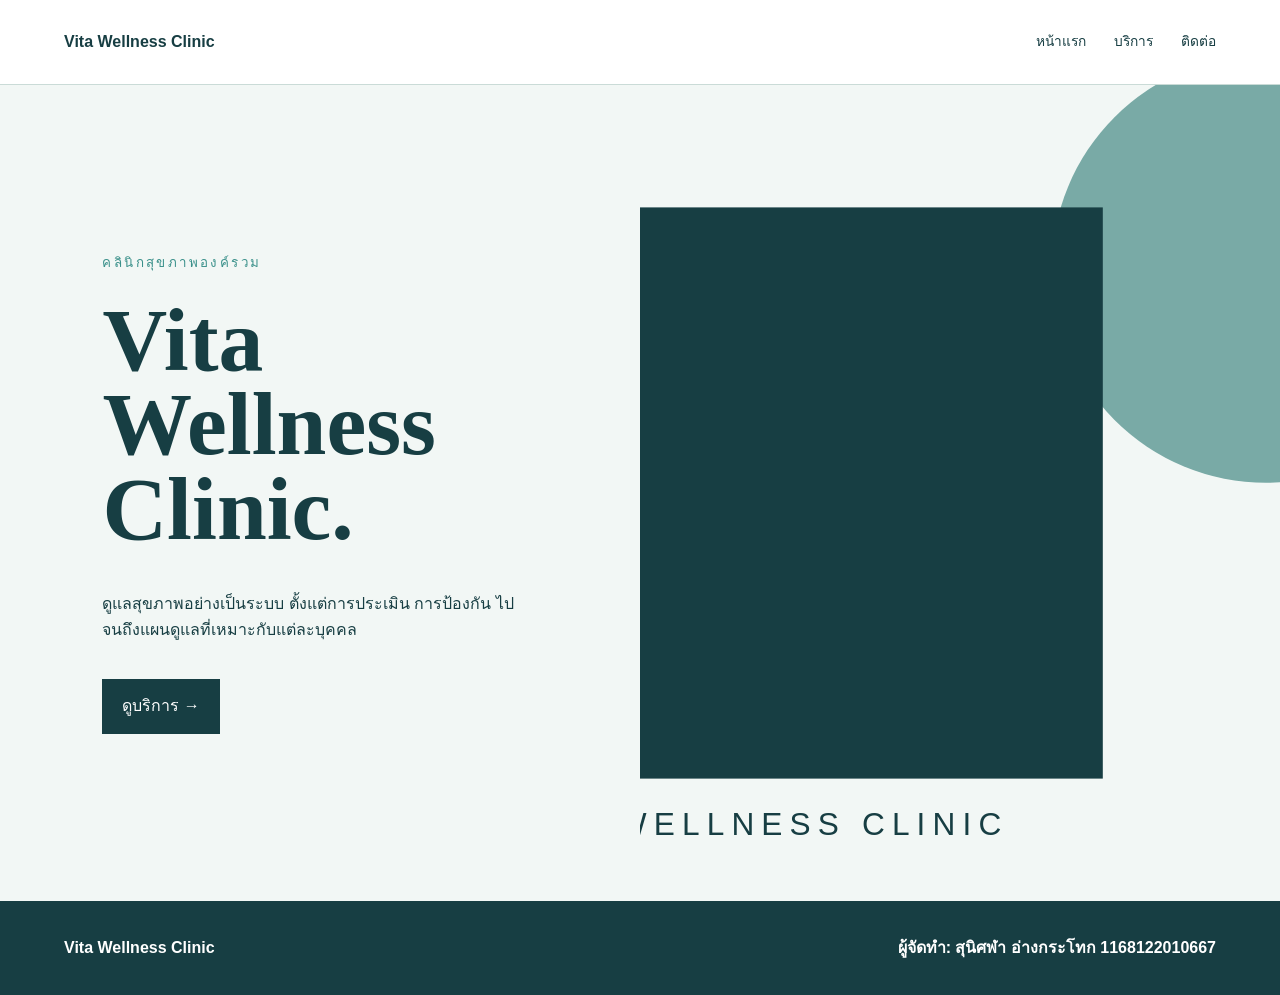
<file: index.html>
<!doctype html><html lang="th"><head><meta charset="utf-8"><meta name="viewport" content="width=device-width,initial-scale=1"><title>หน้าแรก | Balance Care</title><link rel="stylesheet" href="assets/style.css"></head><body class="split"><header class="header"><nav class="nav container"><a class="brand" href="main.html">Vita Wellness Clinic</a><div class="links"><a href="index.html">หน้าแรก</a><a href="services.html">บริการ</a><a href="contact.html">ติดต่อ</a></div></nav></header><main><section class="hero"><div class="hero-copy"><small>คลินิกสุขภาพองค์รวม</small><h1>Vita Wellness Clinic.</h1><p>ดูแลสุขภาพอย่างเป็นระบบ ตั้งแต่การประเมิน การป้องกัน ไปจนถึงแผนดูแลที่เหมาะกับแต่ละบุคคล</p><a class="button" href="services.html">ดูบริการ →</a></div><img class="hero-media" src="images/wellness-hero.svg" alt="คลินิกสุขภาพองค์รวม"></section></main><footer class="footer"><div class="container footer-row"><strong>Vita Wellness Clinic</strong><span class="footer-student">ผู้จัดทำ: สุนิศฬา อ่างกระโทก 1168122010667</span></div></footer></body></html>
</file>
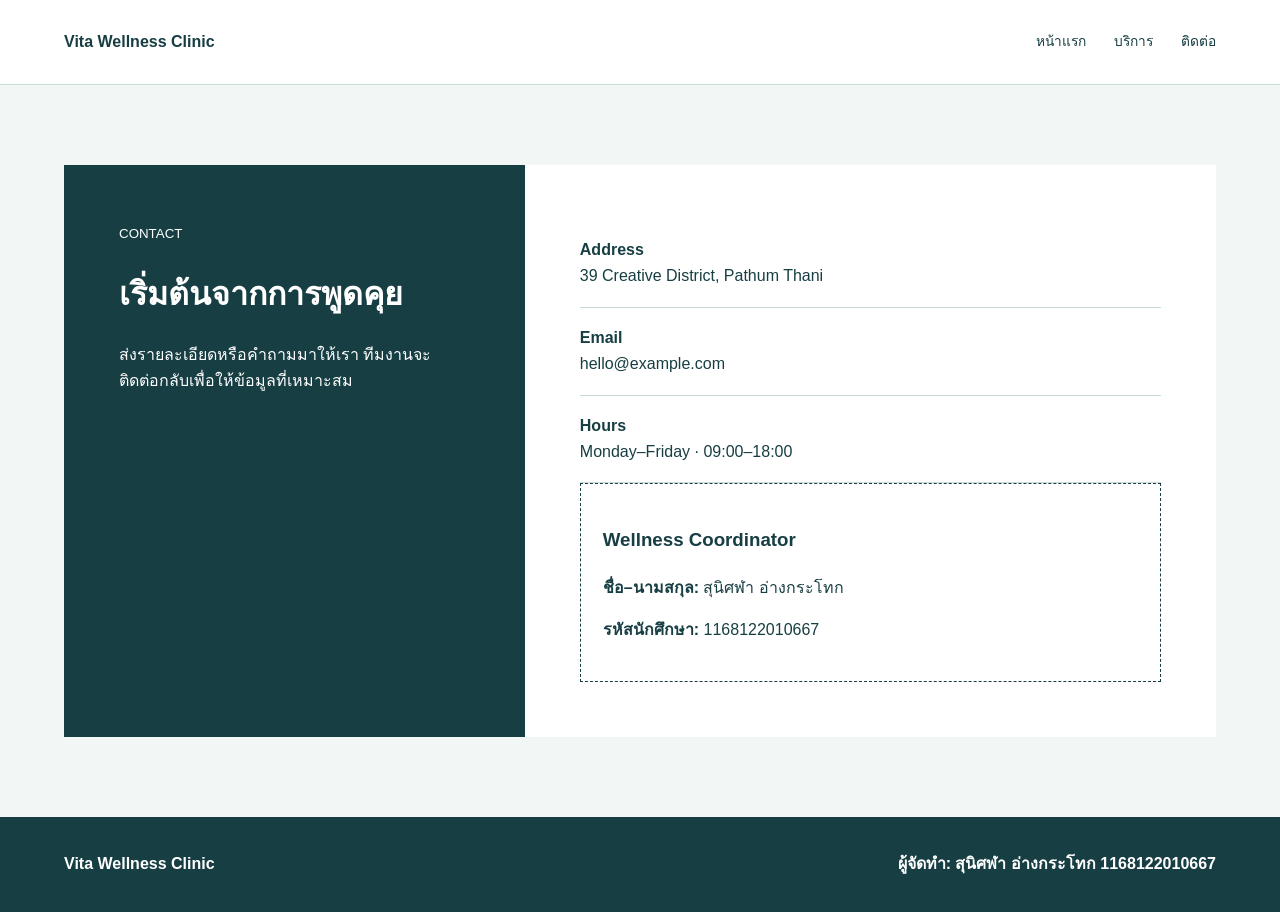
<file: contact.html>
<!doctype html><html lang="th"><head><meta charset="utf-8"><meta name="viewport" content="width=device-width,initial-scale=1"><title>ติดต่อ | Balance Care</title><link rel="stylesheet" href="assets/style.css"></head><body class="split"><header class="header"><nav class="nav container"><a class="brand" href="main.html">Vita Wellness Clinic</a><div class="links"><a href="index.html">หน้าแรก</a><a href="services.html">บริการ</a><a href="contact.html">ติดต่อ</a></div></nav></header><main class="contact"><div class="container contact-grid"><div class="contact-lead"><small>CONTACT</small><h1>เริ่มต้นจากการพูดคุย</h1><p>ส่งรายละเอียดหรือคำถามมาให้เรา ทีมงานจะติดต่อกลับเพื่อให้ข้อมูลที่เหมาะสม</p></div><div class="contact-info"><div class="detail"><strong>Address</strong><br>39 Creative District, Pathum Thani</div><div class="detail"><strong>Email</strong><br>hello@example.com</div><div class="detail"><strong>Hours</strong><br>Monday–Friday · 09:00–18:00</div><div class="student"><h3>Wellness Coordinator</h3><p><strong>ชื่อ–นามสกุล:</strong> สุนิศฬา อ่างกระโทก</p><p><strong>รหัสนักศึกษา:</strong> 1168122010667</p></div></div></div></main><footer class="footer"><div class="container footer-row"><strong>Vita Wellness Clinic</strong><span class="footer-student">ผู้จัดทำ: สุนิศฬา อ่างกระโทก 1168122010667</span></div></footer></body></html>
</file>
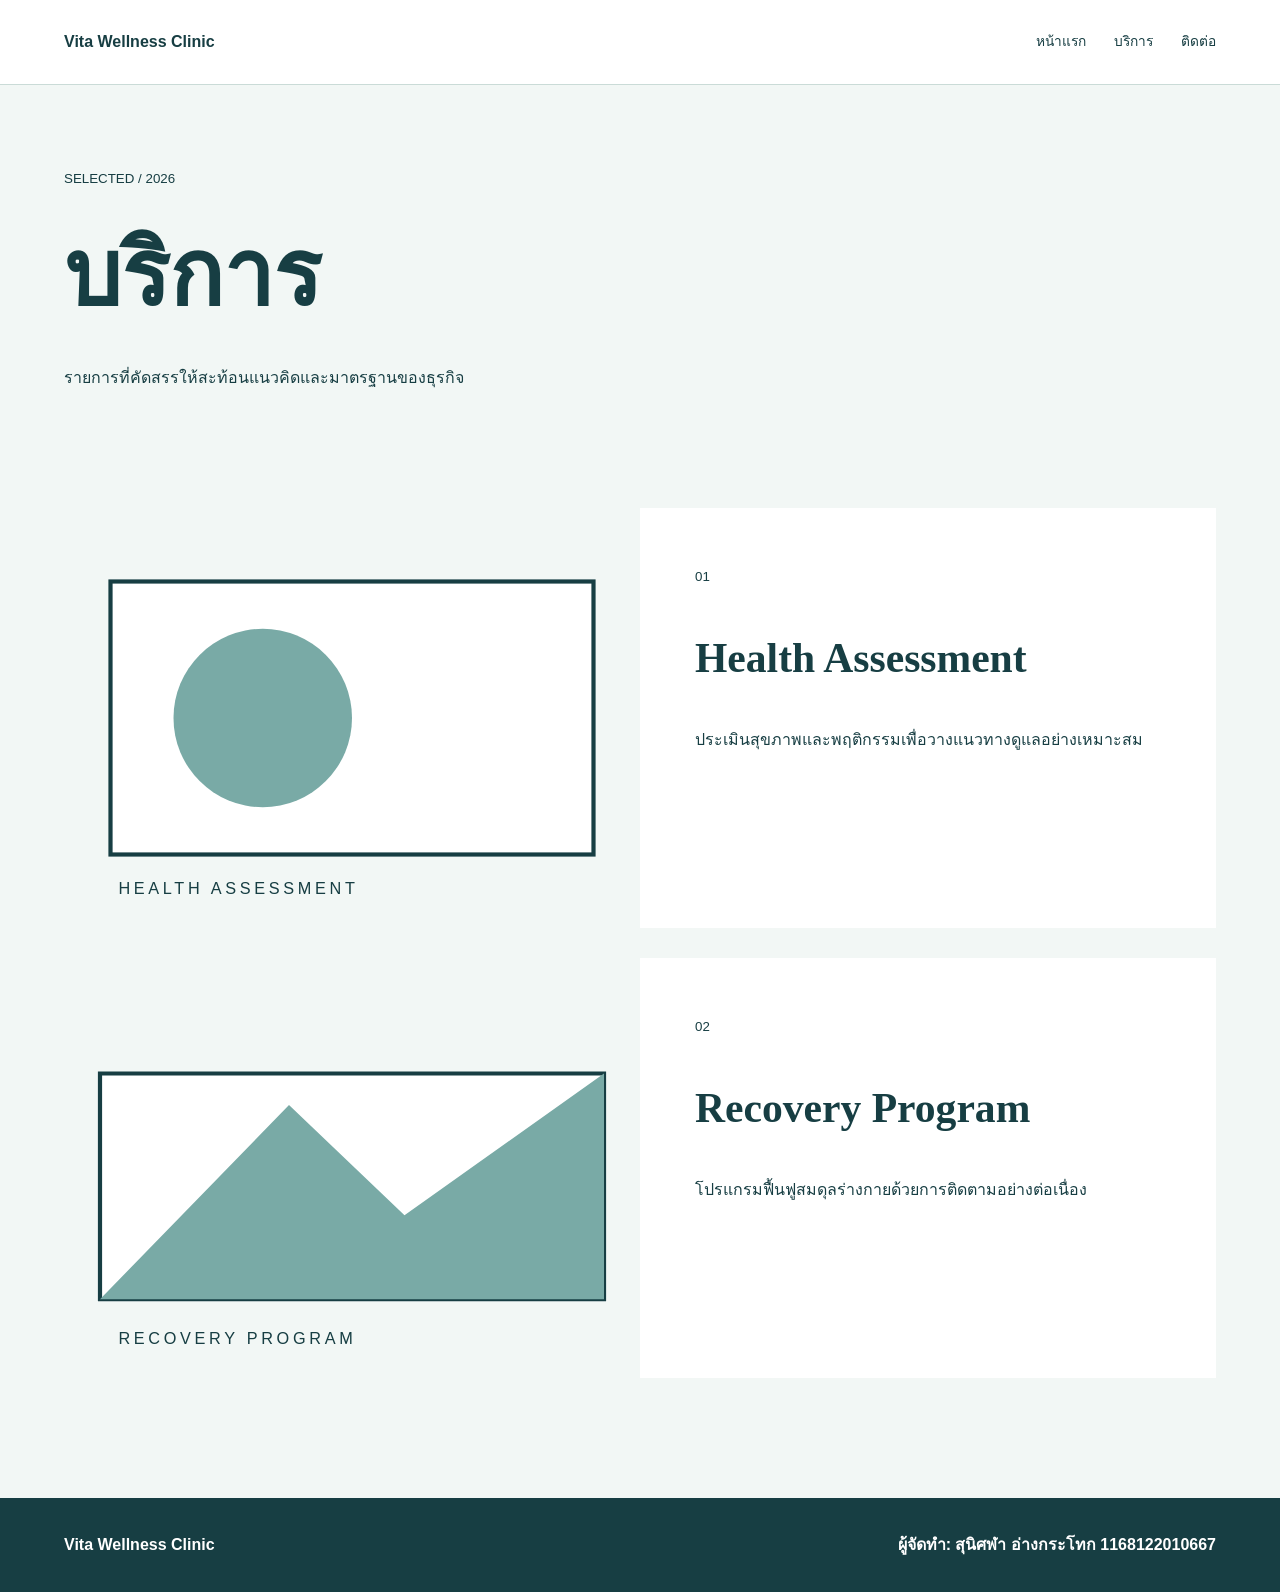
<file: services.html>
<!doctype html><html lang="th"><head><meta charset="utf-8"><meta name="viewport" content="width=device-width,initial-scale=1"><title>บริการ | Balance Care</title><link rel="stylesheet" href="assets/style.css"></head><body class="split"><header class="header"><nav class="nav container"><a class="brand" href="main.html">Vita Wellness Clinic</a><div class="links"><a href="index.html">หน้าแรก</a><a href="sevices.html">บริการ</a><a href="contact.html">ติดต่อ</a></div></nav></header><main><section class="page-head"><div class="container"><small>SELECTED / 2026</small><h1>บริการ</h1><p>รายการที่คัดสรรให้สะท้อนแนวคิดและมาตรฐานของธุรกิจ</p></div></section><section class="listing"><div class="container"><article class="entry"><img src="images/assessment-new.svg" alt="Health Assessment"><div><small>01</small><h2>Health Assessment</h2><p>ประเมินสุขภาพและพฤติกรรมเพื่อวางแนวทางดูแลอย่างเหมาะสม</p></div></article><article class="entry"><img src="images/recovery-new.svg" alt="Recovery Program"><div><small>02</small><h2>Recovery Program</h2><p>โปรแกรมฟื้นฟูสมดุลร่างกายด้วยการติดตามอย่างต่อเนื่อง</p></div></article></div></section></main><footer class="footer"><div class="container footer-row"><strong>Vita Wellness Clinic</strong><span class="footer-student">ผู้จัดทำ: สุนิศฬา อ่างกระโทก 1168122010667</span></div></footer></body></html>
</file>
<file: assets/style.css>
*{box-sizing:border-box}html{scroll-behavior:smooth}body{margin:0;font-family:Arial,"Noto Sans Thai",sans-serif;color:#172033;background:#fff;line-height:1.65}a{color:inherit}.container{width:min(1160px,90%);margin:auto}img{display:block;max-width:100%;object-fit:cover}.student{padding:22px;border:1px dashed currentColor}.footer-student{font-weight:700}body{background:#f2f7f5;color:#173e43}.header{background:#fff;border-bottom:1px solid #cadbd7}.nav{height:84px;display:flex;align-items:center;justify-content:space-between}.brand{font-weight:800;text-decoration:none}.links{display:flex;gap:28px}.links a{text-decoration:none;font-size:.86rem}.hero{display:grid;grid-template-columns:1fr 1fr;min-height:calc(100vh - 84px)}.hero-copy{padding:10vw 8vw;display:flex;flex-direction:column;justify-content:center}.hero-copy small{color:#3a908a;letter-spacing:.18em;text-transform:uppercase}.hero h1{font-family:Georgia,serif;font-size:clamp(3.5rem,7vw,7rem);line-height:.94;margin:24px 0}.hero-media{width:100%;height:100%}.button{align-self:flex-start;padding:14px 20px;margin-top:20px;background:#173e43;color:#fff;text-decoration:none}.page-head{padding:80px 0 50px}.page-head h1{font-family:Georgia,serif;font-size:clamp(3.5rem,7vw,6.5rem);margin:10px 0}.listing{padding:20px 0 90px}.entry{display:grid;grid-template-columns:1fr 1fr;background:#fff;margin:30px 0}.entry img{width:100%;height:420px}.entry div{padding:55px}.entry h2{font-family:Georgia,serif;font-size:2.6rem}.contact{padding:80px 0}.contact-grid{display:grid;grid-template-columns:.8fr 1.2fr;background:#fff}.contact-lead{padding:55px;background:#173e43;color:#fff}.contact-info{padding:55px}.detail{padding:17px 0;border-bottom:1px solid #cadbd7}.footer{padding:34px 0;background:#173e43;color:#fff}.footer-row{display:flex;justify-content:space-between}@media(max-width:800px){body{padding-left:0}.nav{height:auto;min-height:80px;display:flex;align-items:flex-start;flex-direction:column;padding:18px 0}.links{width:100%;flex-direction:row;justify-content:space-between;gap:8px}.hero-grid,.hero,.bento,.entry,.entry:nth-child(even),.contact-grid{grid-template-columns:1fr}.hero{min-height:auto}.hero-bg{height:680px;position:relative}.fullscreen .hero{margin-top:0}.hero-media,.hero img,.entry img{height:400px}.hero-copy{order:2;padding:45px 5vw}.entry:nth-child(even) img{order:0}.side{position:static;width:100%;height:auto;gap:25px}.side .links{display:flex}.mobile-footer{display:block;padding:25px;background:#15222a;color:#fff}.magazine .nav{display:flex}.bento{grid-template-rows:auto}.hero-copy{grid-row:auto}.footer-row{flex-direction:column;gap:15px}}
</file>
